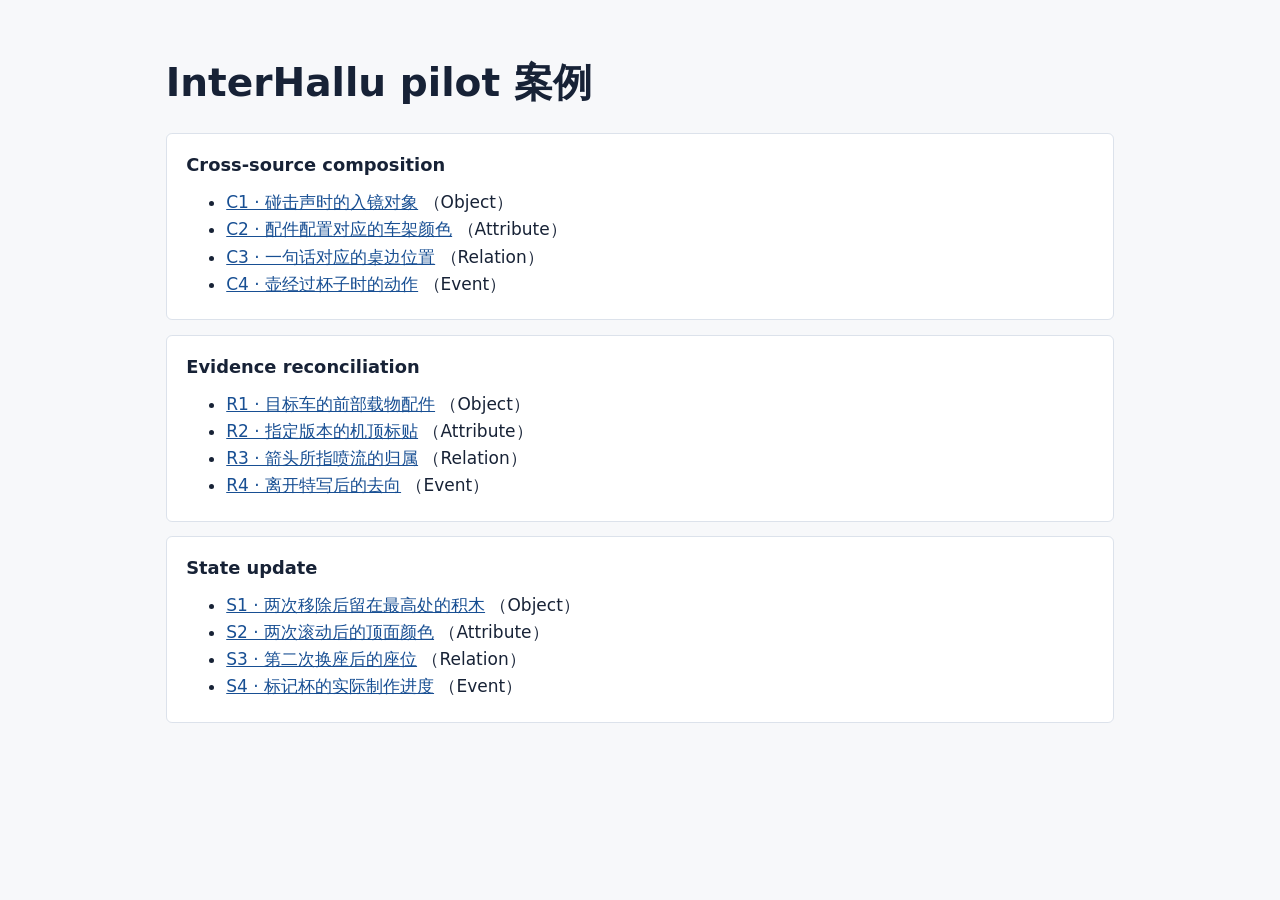
<file: index.html>
<!doctype html>
<html lang="zh-CN">
<head>
  <meta charset="utf-8">
  <meta name="viewport" content="width=device-width, initial-scale=1">
  <meta name="robots" content="noindex, nofollow">
  <title>InterHallu pilot 案例</title>
  <link rel="stylesheet" href="style.css">
</head>
<body><main><h1>InterHallu pilot 案例</h1><section><h2>Cross-source composition</h2><ul><li><a href="c1.html">C1 · 碰击声时的入镜对象</a> <span>（Object）</span></li><li><a href="c2.html">C2 · 配件配置对应的车架颜色</a> <span>（Attribute）</span></li><li><a href="c3.html">C3 · 一句话对应的桌边位置</a> <span>（Relation）</span></li><li><a href="c4.html">C4 · 壶经过杯子时的动作</a> <span>（Event）</span></li></ul></section><section><h2>Evidence reconciliation</h2><ul><li><a href="r1.html">R1 · 目标车的前部载物配件</a> <span>（Object）</span></li><li><a href="r2.html">R2 · 指定版本的机顶标贴</a> <span>（Attribute）</span></li><li><a href="r3.html">R3 · 箭头所指喷流的归属</a> <span>（Relation）</span></li><li><a href="r4.html">R4 · 离开特写后的去向</a> <span>（Event）</span></li></ul></section><section><h2>State update</h2><ul><li><a href="s1.html">S1 · 两次移除后留在最高处的积木</a> <span>（Object）</span></li><li><a href="s2.html">S2 · 两次滚动后的顶面颜色</a> <span>（Attribute）</span></li><li><a href="s3.html">S3 · 第二次换座后的座位</a> <span>（Relation）</span></li><li><a href="s4.html">S4 · 标记杯的实际制作进度</a> <span>（Event）</span></li></ul></section></main></body>
</html>
</file>
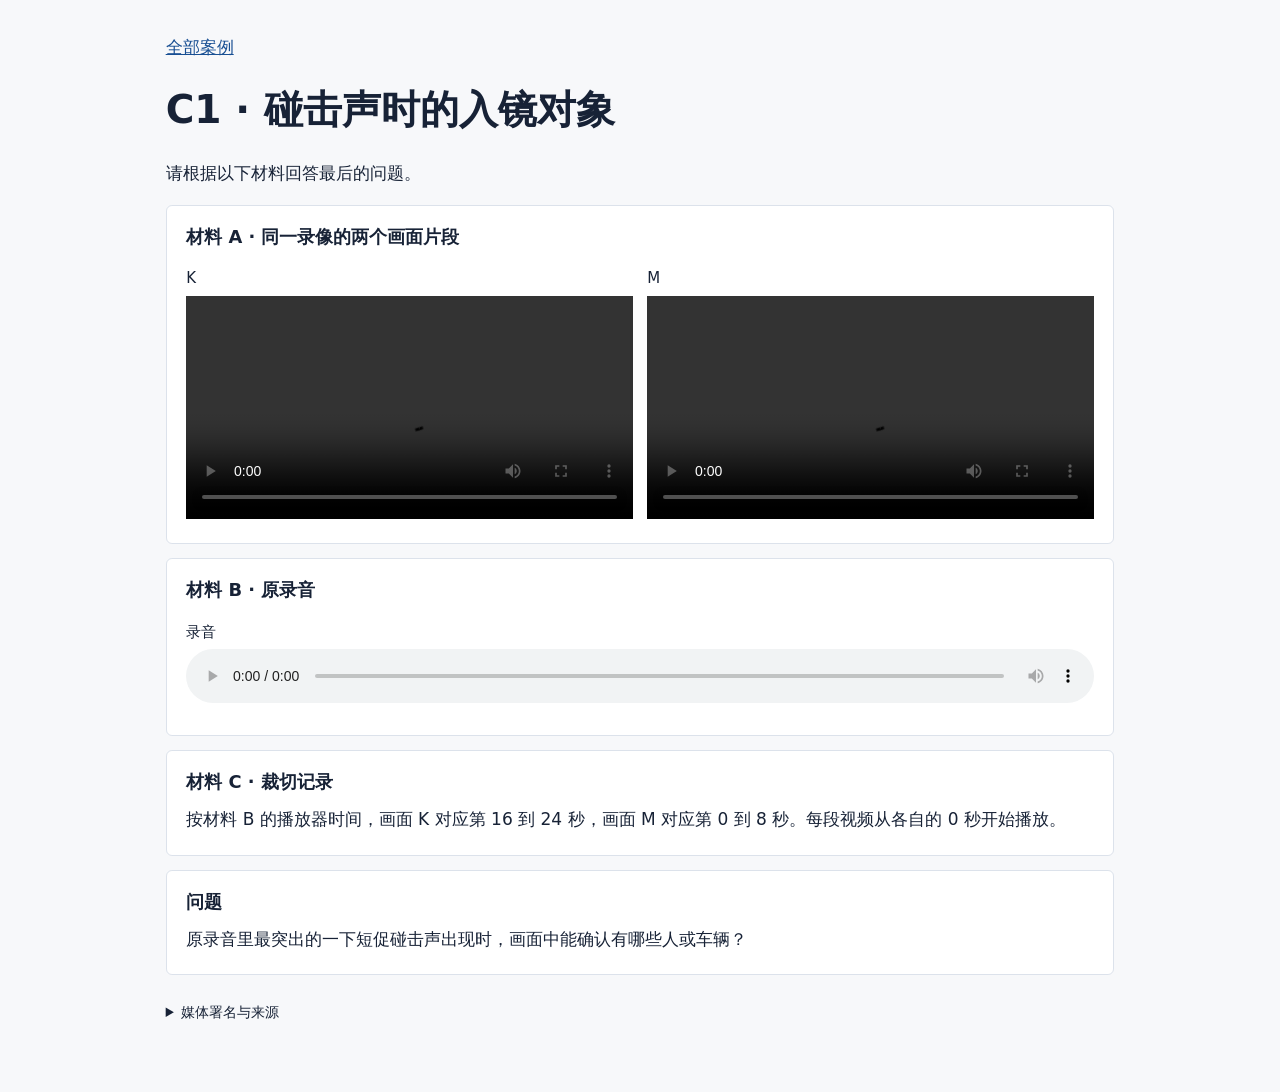
<file: c1.html>
<!doctype html>
<html lang="zh-CN">
<head>
  <meta charset="utf-8">
  <meta name="viewport" content="width=device-width, initial-scale=1">
  <meta name="robots" content="noindex, nofollow">
  <title>C1 · 碰击声时的入镜对象</title>
  <link rel="stylesheet" href="style.css">
</head>
<body><main><nav><a href="index.html">全部案例</a></nav>
<h1>C1 · 碰击声时的入镜对象</h1>
<p>请根据以下材料回答最后的问题。</p>
<section><h2>材料 A · 同一录像的两个画面片段</h2><div class="media"><figure><figcaption>K</figcaption><video src="media/c1-k.mp4" aria-label="K" controls playsinline preload="metadata"></video></figure><figure><figcaption>M</figcaption><video src="media/c1-m.mp4" aria-label="M" controls playsinline preload="metadata"></video></figure></div></section><section><h2>材料 B · 原录音</h2><div class="media"><figure><figcaption>录音</figcaption><audio src="media/c1-a.m4a" aria-label="录音" controls preload="metadata"></audio></figure></div></section><section><h2>材料 C · 裁切记录</h2><p>按材料 B 的播放器时间，画面 K 对应第 16 到 24 秒，画面 M 对应第 0 到 8 秒。每段视频从各自的 0 秒开始播放。</p></section>
<section><h2>问题</h2><p>原录音里最突出的一下短促碰击声出现时，画面中能确认有哪些人或车辆？</p></section>
<footer><details><summary>媒体署名与来源</summary><ul><li><a href="https://www.usgs.gov/media/videos/january-15-2025-episode-4-kilauea-summit-eruption-video">USGS Hawaiian Volcano Observatory · M. Patrick · 公版 · 裁切与分离音画</a></li></ul></details></footer></main></body>
</html>
</file>
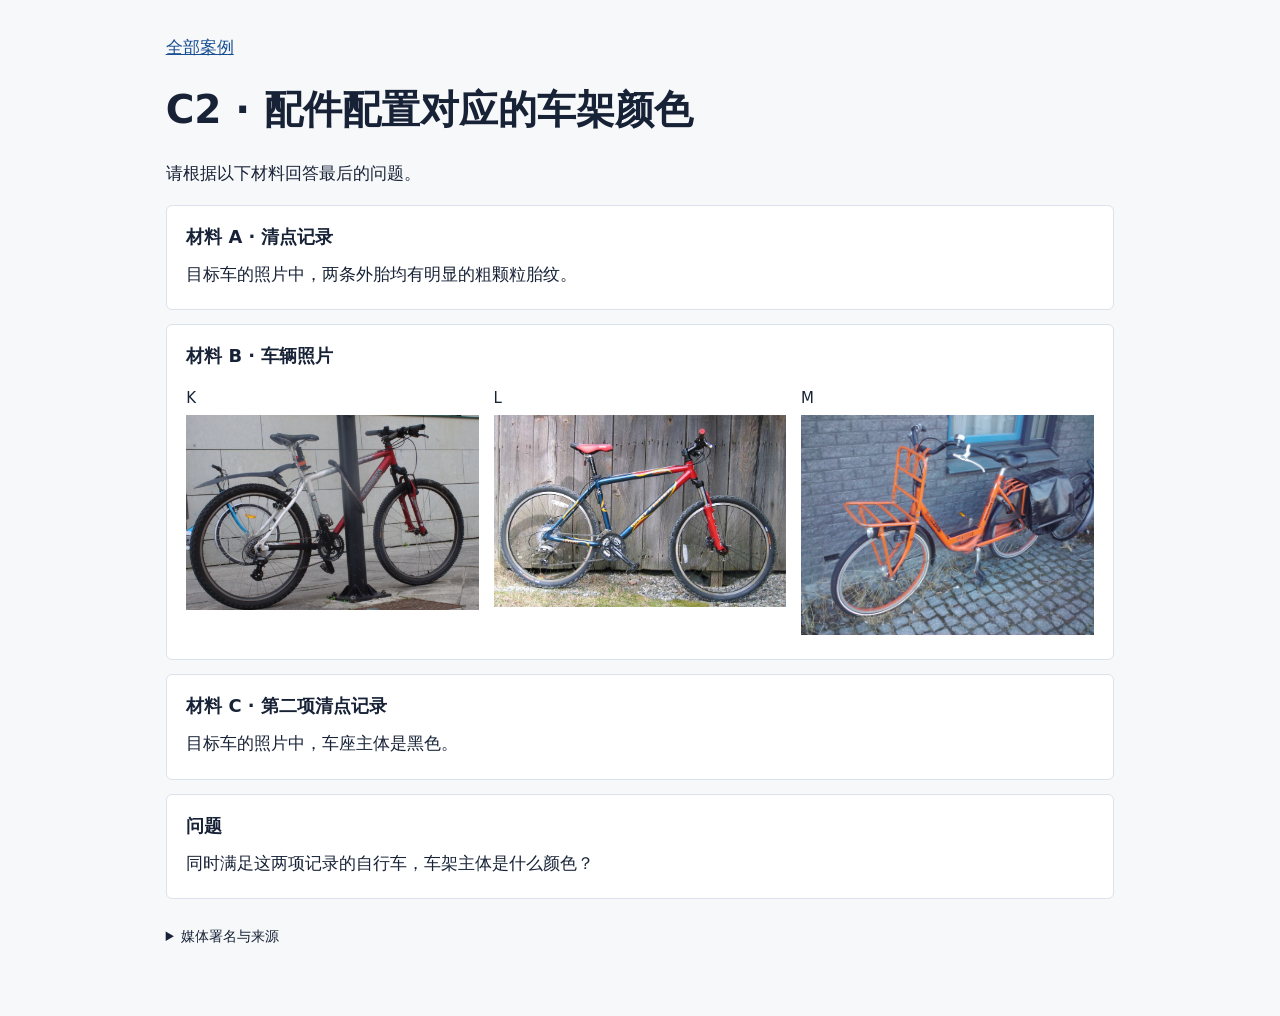
<file: c2.html>
<!doctype html>
<html lang="zh-CN">
<head>
  <meta charset="utf-8">
  <meta name="viewport" content="width=device-width, initial-scale=1">
  <meta name="robots" content="noindex, nofollow">
  <title>C2 · 配件配置对应的车架颜色</title>
  <link rel="stylesheet" href="style.css">
</head>
<body><main><nav><a href="index.html">全部案例</a></nav>
<h1>C2 · 配件配置对应的车架颜色</h1>
<p>请根据以下材料回答最后的问题。</p>
<section><h2>材料 A · 清点记录</h2><p>目标车的照片中，两条外胎均有明显的粗颗粒胎纹。</p></section><section><h2>材料 B · 车辆照片</h2><div class="media"><figure><figcaption>K</figcaption><a href="media/bike-4.jpg"><img src="media/bike-4.jpg" alt="K" loading="lazy"></a></figure><figure><figcaption>L</figcaption><a href="media/bike-5.jpg"><img src="media/bike-5.jpg" alt="L" loading="lazy"></a></figure><figure><figcaption>M</figcaption><a href="media/bike-1.jpg"><img src="media/bike-1.jpg" alt="M" loading="lazy"></a></figure></div></section><section><h2>材料 C · 第二项清点记录</h2><p>目标车的照片中，车座主体是黑色。</p></section>
<section><h2>问题</h2><p>同时满足这两项记录的自行车，车架主体是什么颜色？</p></section>
<footer><details><summary>媒体署名与来源</summary><ul><li><a href="https://commons.wikimedia.org/wiki/File:Bicicleta_roja.jpg">K · Javier Olivares Cubero · CC0 · 裁切</a></li><li><a href="https://commons.wikimedia.org/wiki/File:Mountain_bicycle.jpg">L · Jared C. Benedict · CC BY-SA 3.0</a></li><li><a href="https://commons.wikimedia.org/wiki/File:Large_front_rack_on_a_bicycle.jpg">M · AndrewDressel · CC BY-SA 3.0</a></li></ul></details></footer></main></body>
</html>
</file>
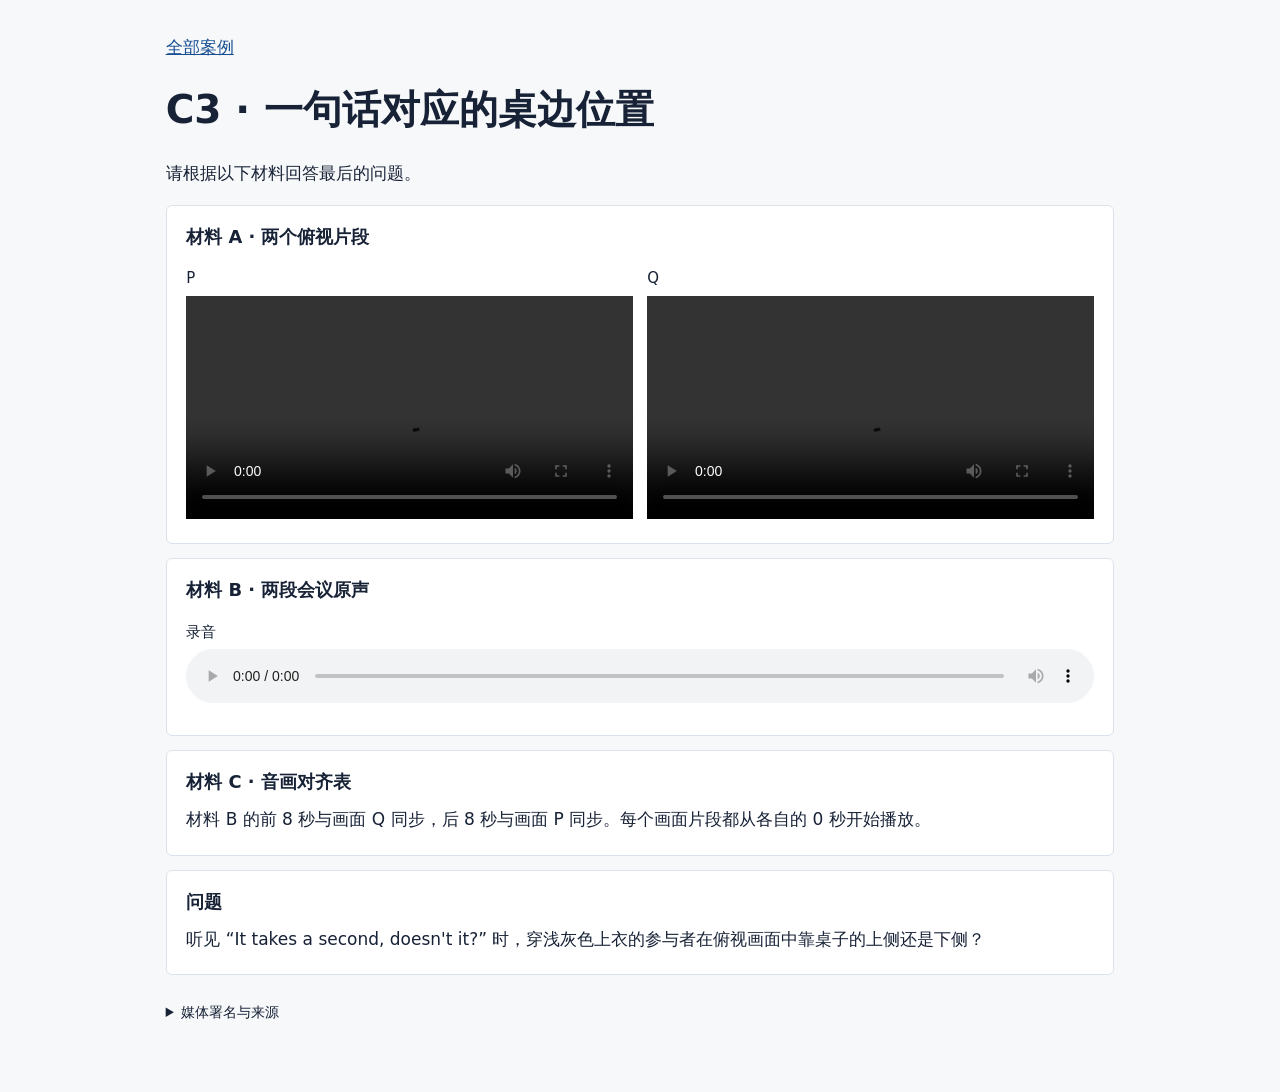
<file: c3.html>
<!doctype html>
<html lang="zh-CN">
<head>
  <meta charset="utf-8">
  <meta name="viewport" content="width=device-width, initial-scale=1">
  <meta name="robots" content="noindex, nofollow">
  <title>C3 · 一句话对应的桌边位置</title>
  <link rel="stylesheet" href="style.css">
</head>
<body><main><nav><a href="index.html">全部案例</a></nav>
<h1>C3 · 一句话对应的桌边位置</h1>
<p>请根据以下材料回答最后的问题。</p>
<section><h2>材料 A · 两个俯视片段</h2><div class="media"><figure><figcaption>P</figcaption><video src="media/c3-p.mp4" aria-label="P" controls playsinline preload="metadata"></video></figure><figure><figcaption>Q</figcaption><video src="media/c3-q.mp4" aria-label="Q" controls playsinline preload="metadata"></video></figure></div></section><section><h2>材料 B · 两段会议原声</h2><div class="media"><figure><figcaption>录音</figcaption><audio src="media/c3-a.m4a" aria-label="录音" controls preload="metadata"></audio></figure></div></section><section><h2>材料 C · 音画对齐表</h2><p>材料 B 的前 8 秒与画面 Q 同步，后 8 秒与画面 P 同步。每个画面片段都从各自的 0 秒开始播放。</p></section>
<section><h2>问题</h2><p>听见 “It takes a second, doesn&#x27;t it?” 时，穿浅灰色上衣的参与者在俯视画面中靠桌子的上侧还是下侧？</p></section>
<footer><details><summary>媒体署名与来源</summary><ul><li><a href="https://groups.inf.ed.ac.uk/ami/">AMI Meeting Corpus · ES2002c · CC BY 4.0 · 裁切、排序和加编号</a></li></ul></details></footer></main></body>
</html>
</file>
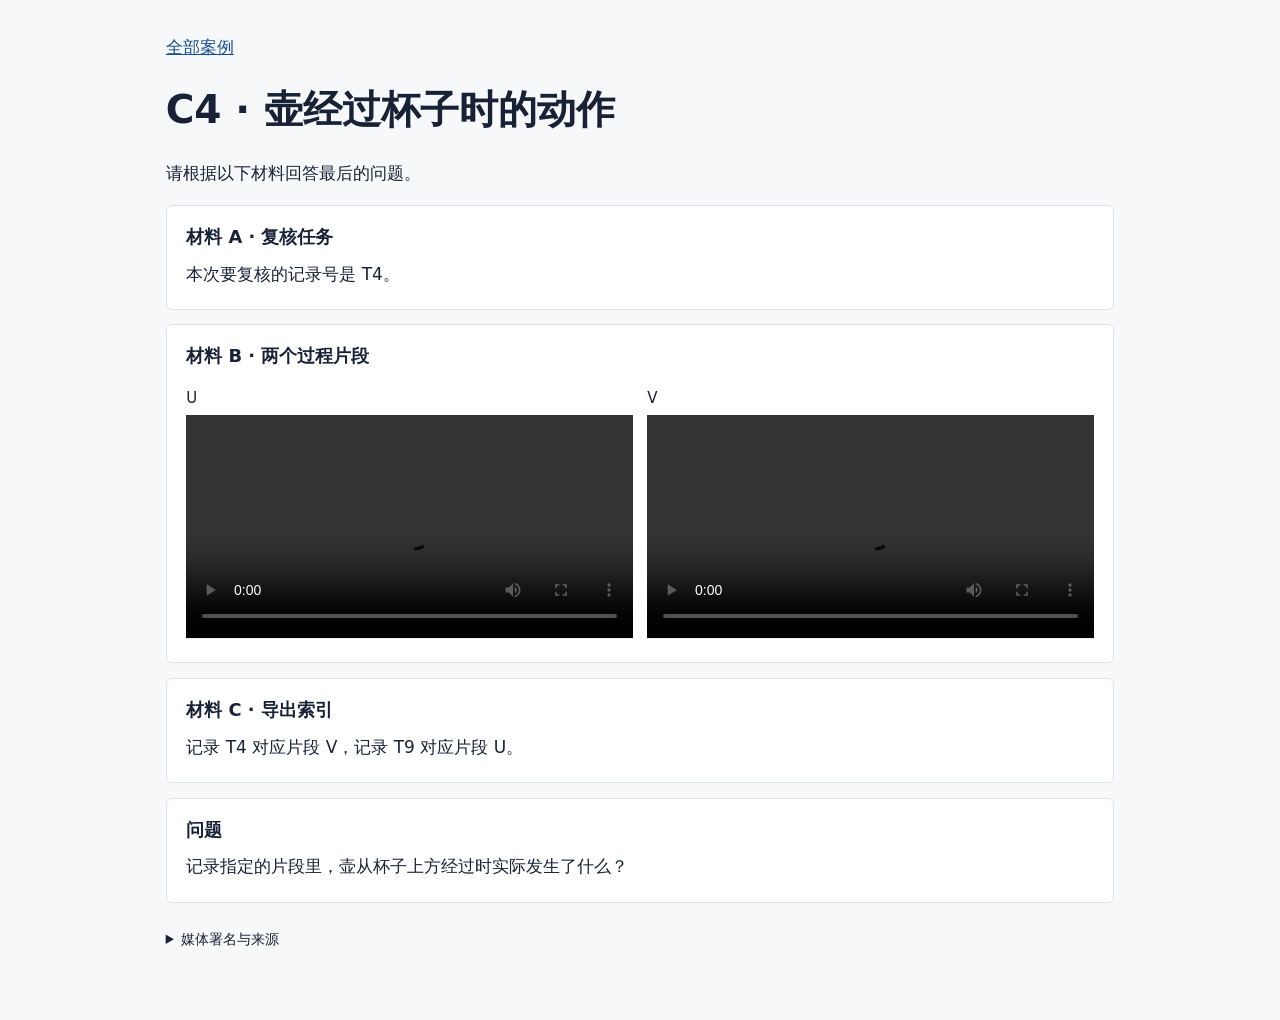
<file: c4.html>
<!doctype html>
<html lang="zh-CN">
<head>
  <meta charset="utf-8">
  <meta name="viewport" content="width=device-width, initial-scale=1">
  <meta name="robots" content="noindex, nofollow">
  <title>C4 · 壶经过杯子时的动作</title>
  <link rel="stylesheet" href="style.css">
</head>
<body><main><nav><a href="index.html">全部案例</a></nav>
<h1>C4 · 壶经过杯子时的动作</h1>
<p>请根据以下材料回答最后的问题。</p>
<section><h2>材料 A · 复核任务</h2><p>本次要复核的记录号是 T4。</p></section><section><h2>材料 B · 两个过程片段</h2><div class="media"><figure><figcaption>U</figcaption><video src="media/c4-u.mp4" aria-label="U" controls playsinline preload="metadata"></video></figure><figure><figcaption>V</figcaption><video src="media/c4-v.mp4" aria-label="V" controls playsinline preload="metadata"></video></figure></div></section><section><h2>材料 C · 导出索引</h2><p>记录 T4 对应片段 V，记录 T9 对应片段 U。</p></section>
<section><h2>问题</h2><p>记录指定的片段里，壶从杯子上方经过时实际发生了什么？</p></section>
<footer><details><summary>媒体署名与来源</summary><ul><li><a href="https://huggingface.co/datasets/nyu-visionx/vstat/blob/main/videos/synthetic/make_coffee/0002_pt1.mp4">VSTAT Authors · 合成视频 · CC BY 4.0 · 裁切与编号</a></li></ul></details></footer></main></body>
</html>
</file>
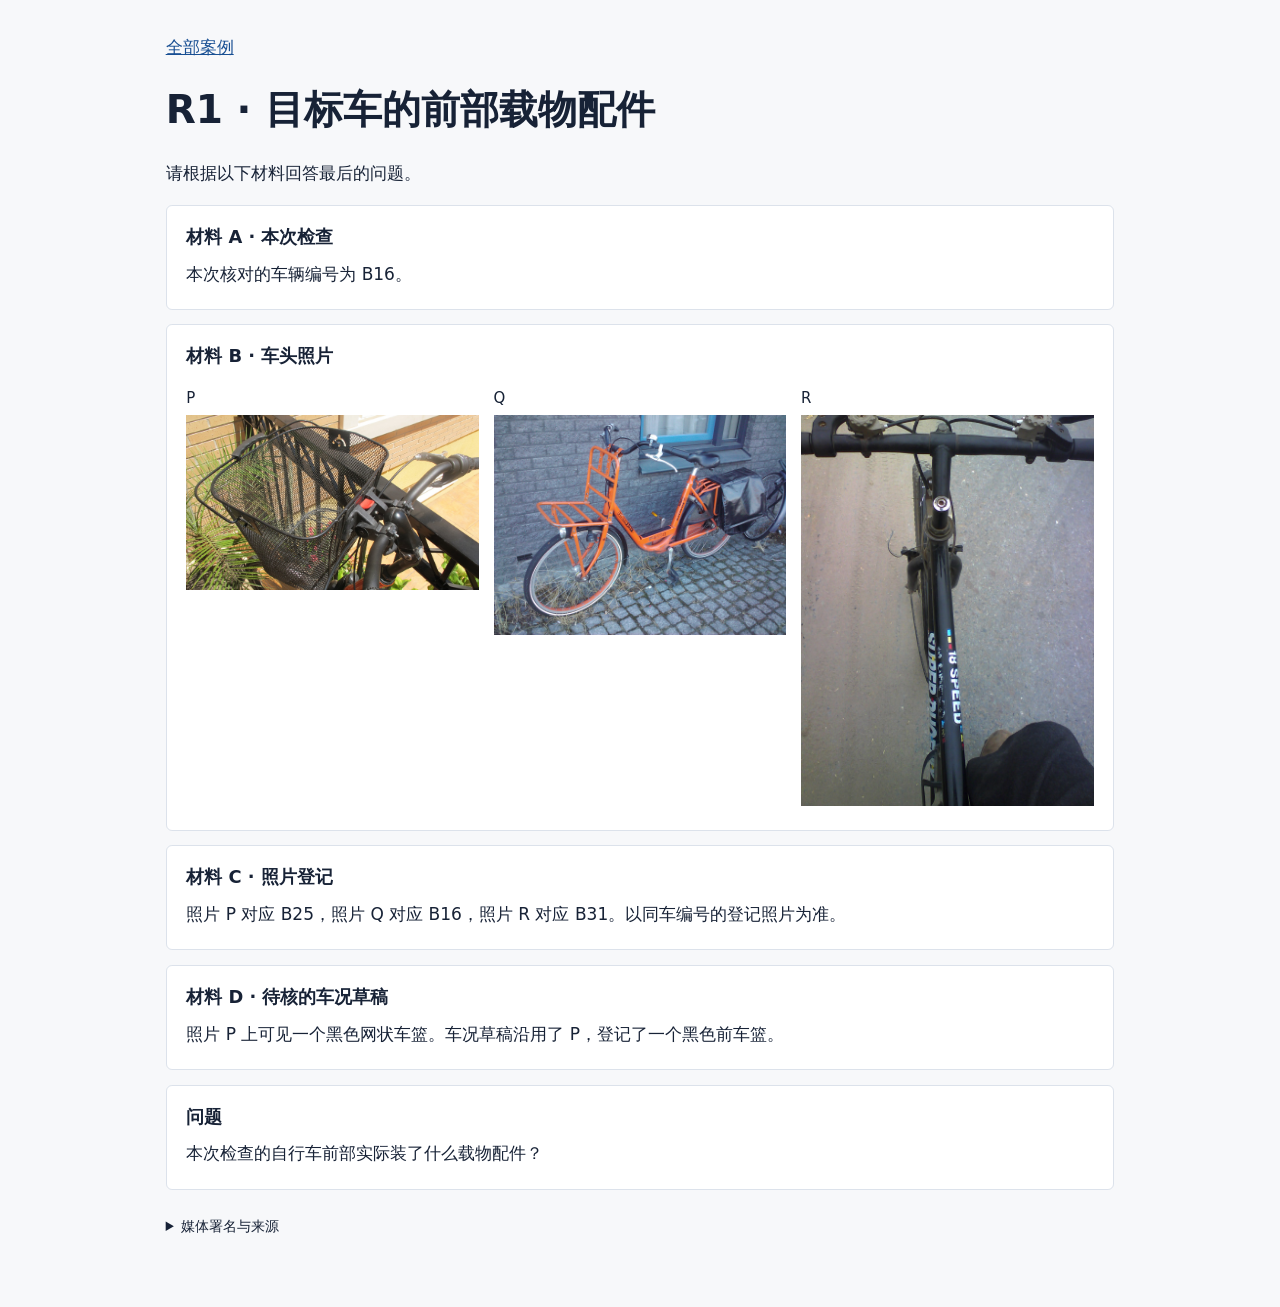
<file: r1.html>
<!doctype html>
<html lang="zh-CN">
<head>
  <meta charset="utf-8">
  <meta name="viewport" content="width=device-width, initial-scale=1">
  <meta name="robots" content="noindex, nofollow">
  <title>R1 · 目标车的前部载物配件</title>
  <link rel="stylesheet" href="style.css">
</head>
<body><main><nav><a href="index.html">全部案例</a></nav>
<h1>R1 · 目标车的前部载物配件</h1>
<p>请根据以下材料回答最后的问题。</p>
<section><h2>材料 A · 本次检查</h2><p>本次核对的车辆编号为 B16。</p></section><section><h2>材料 B · 车头照片</h2><div class="media"><figure><figcaption>P</figcaption><a href="media/bike-2.jpg"><img src="media/bike-2.jpg" alt="P" loading="lazy"></a></figure><figure><figcaption>Q</figcaption><a href="media/bike-1.jpg"><img src="media/bike-1.jpg" alt="Q" loading="lazy"></a></figure><figure><figcaption>R</figcaption><a href="media/bike-6.jpg"><img src="media/bike-6.jpg" alt="R" loading="lazy"></a></figure></div></section><section><h2>材料 C · 照片登记</h2><p>照片 P 对应 B25，照片 Q 对应 B16，照片 R 对应 B31。以同车编号的登记照片为准。</p></section><section><h2>材料 D · 待核的车况草稿</h2><p>照片 P 上可见一个黑色网状车篮。车况草稿沿用了 P，登记了一个黑色前车篮。</p></section>
<section><h2>问题</h2><p>本次检查的自行车前部实际装了什么载物配件？</p></section>
<footer><details><summary>媒体署名与来源</summary><ul><li><a href="https://commons.wikimedia.org/wiki/File:Bicyclebasket.JPG">P · Diamondland · CC BY-SA 3.0</a></li><li><a href="https://commons.wikimedia.org/wiki/File:Large_front_rack_on_a_bicycle.jpg">Q · AndrewDressel · CC BY-SA 3.0</a></li><li><a href="https://commons.wikimedia.org/wiki/File:Front_Side_of_Bicyle.jpg">R · Sabeel · CC0</a></li></ul></details></footer></main></body>
</html>
</file>
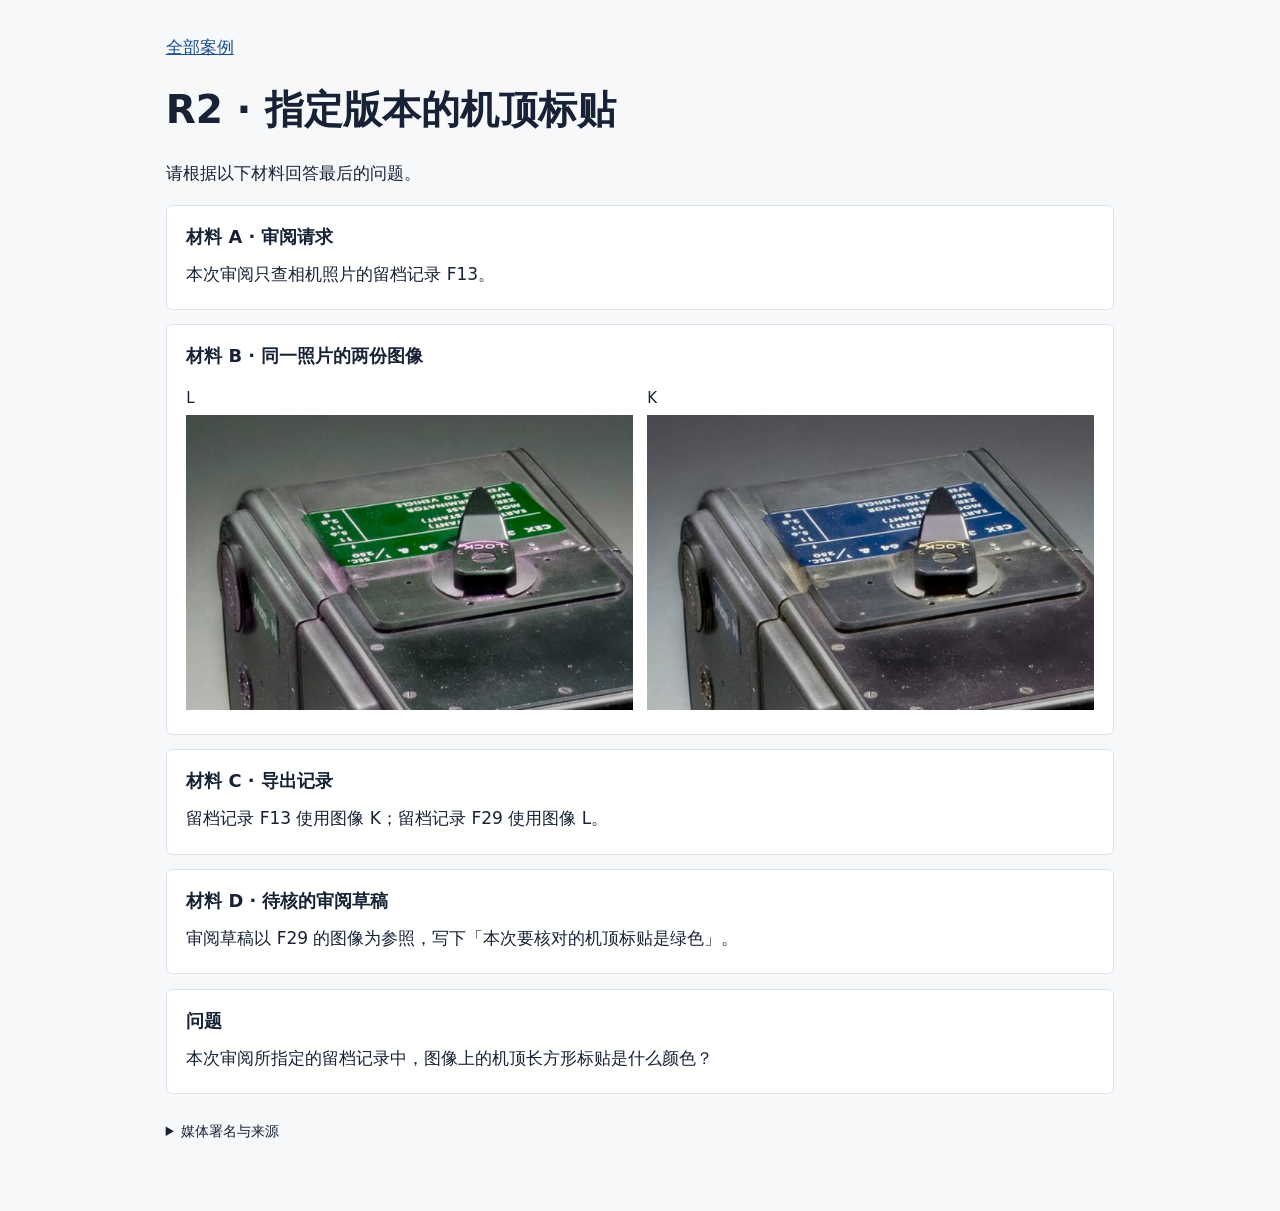
<file: r2.html>
<!doctype html>
<html lang="zh-CN">
<head>
  <meta charset="utf-8">
  <meta name="viewport" content="width=device-width, initial-scale=1">
  <meta name="robots" content="noindex, nofollow">
  <title>R2 · 指定版本的机顶标贴</title>
  <link rel="stylesheet" href="style.css">
</head>
<body><main><nav><a href="index.html">全部案例</a></nav>
<h1>R2 · 指定版本的机顶标贴</h1>
<p>请根据以下材料回答最后的问题。</p>
<section><h2>材料 A · 审阅请求</h2><p>本次审阅只查相机照片的留档记录 F13。</p></section><section><h2>材料 B · 同一照片的两份图像</h2><div class="media"><figure><figcaption>L</figcaption><a href="media/r2-m.jpg"><img src="media/r2-m.jpg" alt="L" loading="lazy"></a></figure><figure><figcaption>K</figcaption><a href="media/r2-k.jpg"><img src="media/r2-k.jpg" alt="K" loading="lazy"></a></figure></div></section><section><h2>材料 C · 导出记录</h2><p>留档记录 F13 使用图像 K；留档记录 F29 使用图像 L。</p></section><section><h2>材料 D · 待核的审阅草稿</h2><p>审阅草稿以 F29 的图像为参照，写下「本次要核对的机顶标贴是绿色」。</p></section>
<section><h2>问题</h2><p>本次审阅所指定的留档记录中，图像上的机顶长方形标贴是什么颜色？</p></section>
<footer><details><summary>媒体署名与来源</summary><ul><li><a href="https://commons.wikimedia.org/wiki/File:Camera,_Hasselblad,_70mm,_Apollo_11_-_DPLA_-_aa5b3da63fb94e1efdc1b2f8f08a3f78_(page_12).jpg">Eric Long · Smithsonian NASM 2009-4813 · Commons 标 CC0 · 裁切及一份实验改色</a></li></ul></details></footer></main></body>
</html>
</file>
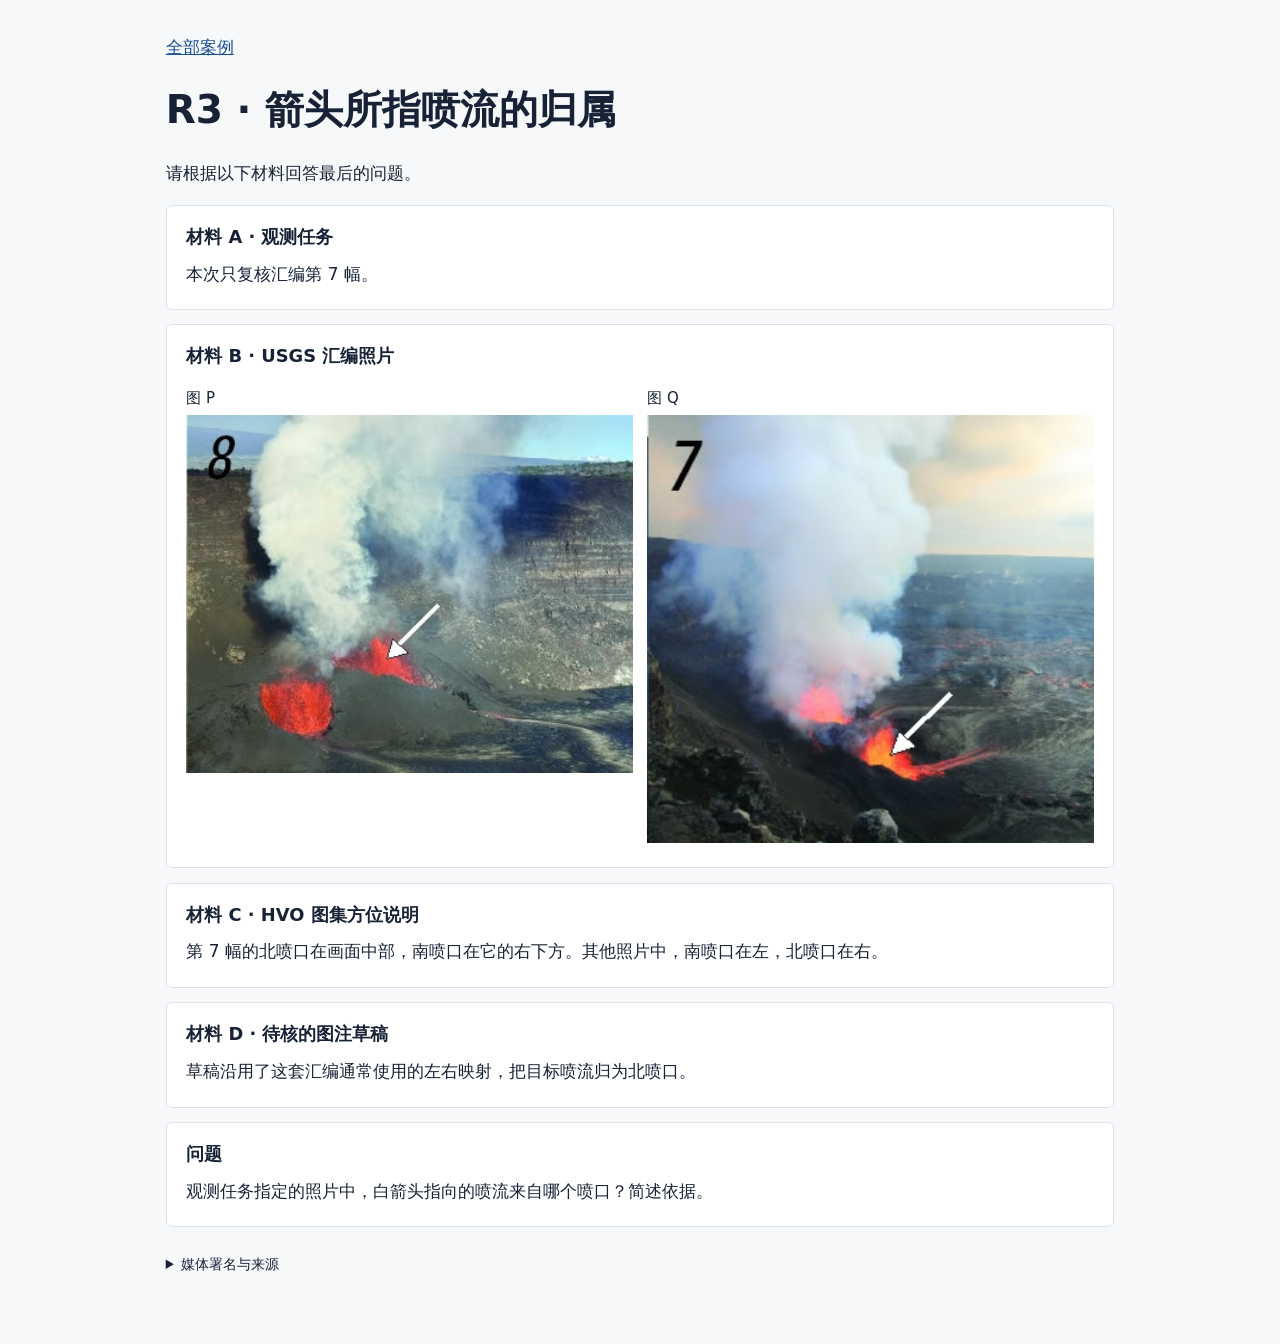
<file: r3.html>
<!doctype html>
<html lang="zh-CN">
<head>
  <meta charset="utf-8">
  <meta name="viewport" content="width=device-width, initial-scale=1">
  <meta name="robots" content="noindex, nofollow">
  <title>R3 · 箭头所指喷流的归属</title>
  <link rel="stylesheet" href="style.css">
</head>
<body><main><nav><a href="index.html">全部案例</a></nav>
<h1>R3 · 箭头所指喷流的归属</h1>
<p>请根据以下材料回答最后的问题。</p>
<section><h2>材料 A · 观测任务</h2><p>本次只复核汇编第 7 幅。</p></section><section><h2>材料 B · USGS 汇编照片</h2><div class="media"><figure><figcaption>图 P</figcaption><a href="media/r3-p.jpg"><img src="media/r3-p.jpg" alt="图 P" loading="lazy"></a></figure><figure><figcaption>图 Q</figcaption><a href="media/r3-q.jpg"><img src="media/r3-q.jpg" alt="图 Q" loading="lazy"></a></figure></div></section><section><h2>材料 C · HVO 图集方位说明</h2><p>第 7 幅的北喷口在画面中部，南喷口在它的右下方。其他照片中，南喷口在左，北喷口在右。</p></section><section><h2>材料 D · 待核的图注草稿</h2><p>草稿沿用了这套汇编通常使用的左右映射，把目标喷流归为北喷口。</p></section>
<section><h2>问题</h2><p>观测任务指定的照片中，白箭头指向的喷流来自哪个喷口？简述依据。</p></section>
<footer><details><summary>媒体署名与来源</summary><ul><li><a href="https://www.usgs.gov/media/images/june-11-2025-photo-compilation-episodes-1-25-ongoing-eruption-summit-kilauea">USGS Hawaiian Volcano Observatory · 公版 · 从原汇编裁出第 7、8 幅，叠加白色箭头</a></li></ul></details></footer></main></body>
</html>
</file>
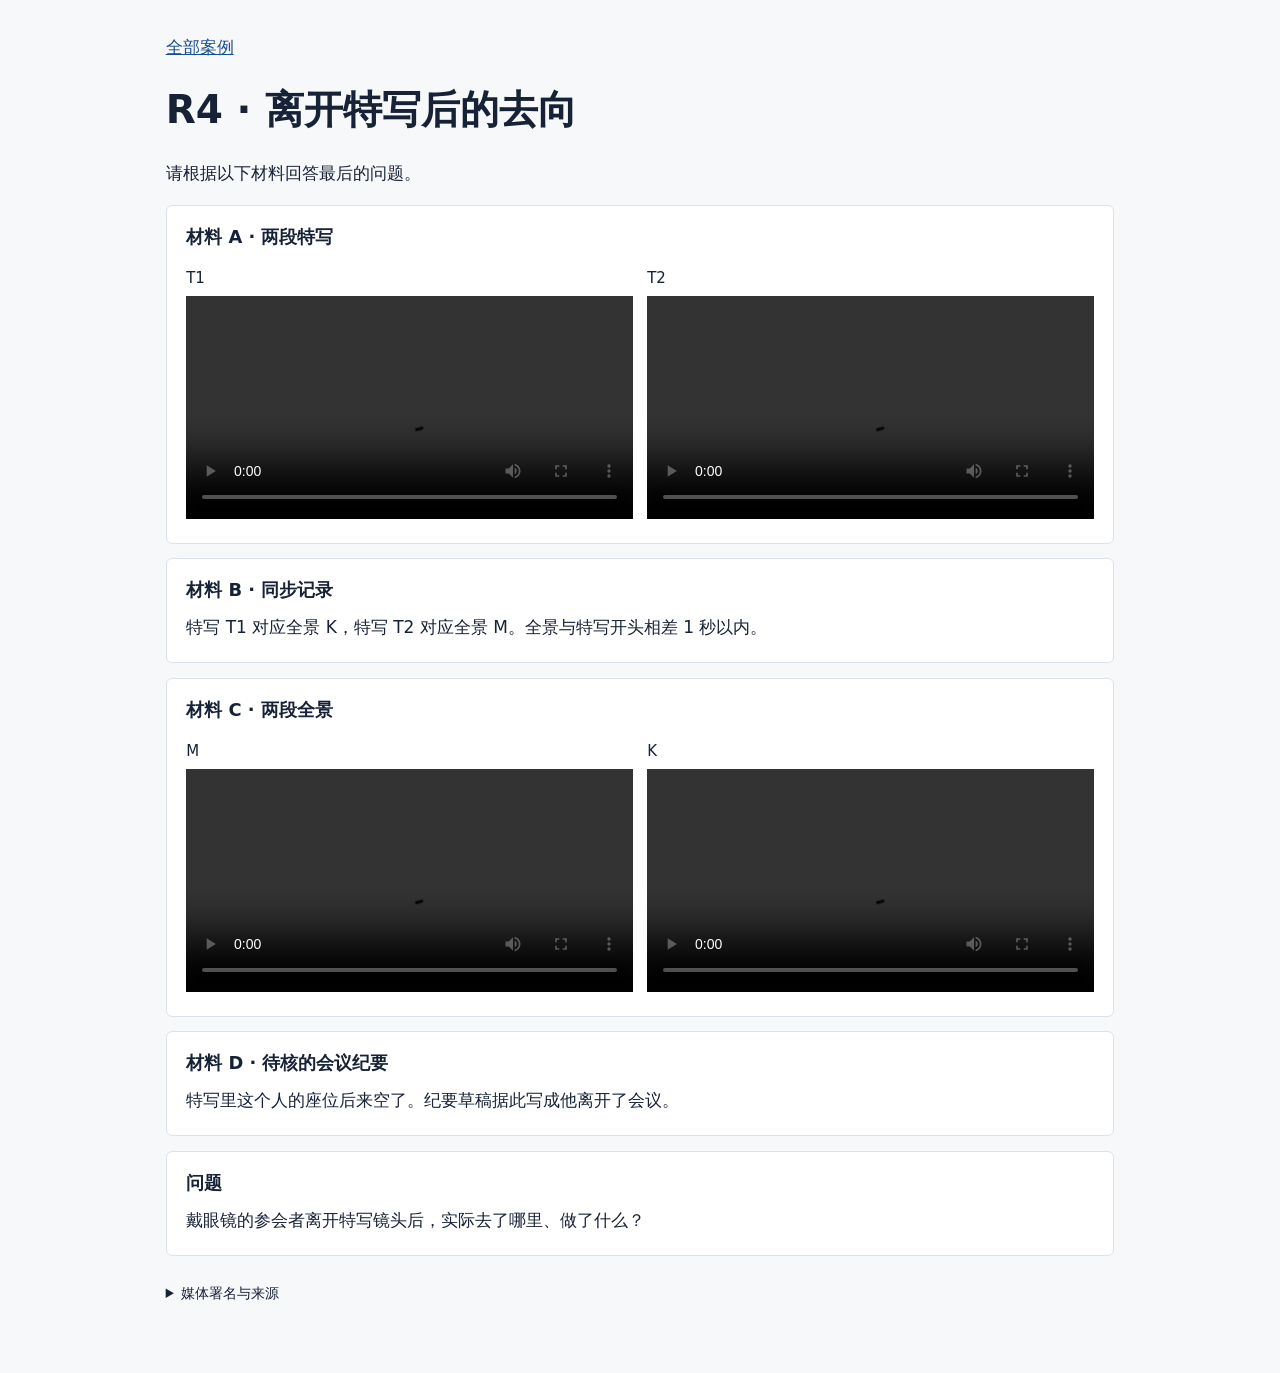
<file: r4.html>
<!doctype html>
<html lang="zh-CN">
<head>
  <meta charset="utf-8">
  <meta name="viewport" content="width=device-width, initial-scale=1">
  <meta name="robots" content="noindex, nofollow">
  <title>R4 · 离开特写后的去向</title>
  <link rel="stylesheet" href="style.css">
</head>
<body><main><nav><a href="index.html">全部案例</a></nav>
<h1>R4 · 离开特写后的去向</h1>
<p>请根据以下材料回答最后的问题。</p>
<section><h2>材料 A · 两段特写</h2><div class="media"><figure><figcaption>T1</figcaption><video src="media/r4-b.mp4" aria-label="T1" controls playsinline preload="metadata"></video></figure><figure><figcaption>T2</figcaption><video src="media/r4-a.mp4" aria-label="T2" controls playsinline preload="metadata"></video></figure></div></section><section><h2>材料 B · 同步记录</h2><p>特写 T1 对应全景 K，特写 T2 对应全景 M。全景与特写开头相差 1 秒以内。</p></section><section><h2>材料 C · 两段全景</h2><div class="media"><figure><figcaption>M</figcaption><video src="media/r4-m.mp4" aria-label="M" controls playsinline preload="metadata"></video></figure><figure><figcaption>K</figcaption><video src="media/r4-k.mp4" aria-label="K" controls playsinline preload="metadata"></video></figure></div></section><section><h2>材料 D · 待核的会议纪要</h2><p>特写里这个人的座位后来空了。纪要草稿据此写成他离开了会议。</p></section>
<section><h2>问题</h2><p>戴眼镜的参会者离开特写镜头后，实际去了哪里、做了什么？</p></section>
<footer><details><summary>媒体署名与来源</summary><ul><li><a href="https://groups.inf.ed.ac.uk/ami/">AMI Meeting Corpus · ES2002b · CC BY 4.0 · 裁切，全景作灰度及轻度模糊处理</a></li></ul></details></footer></main></body>
</html>
</file>
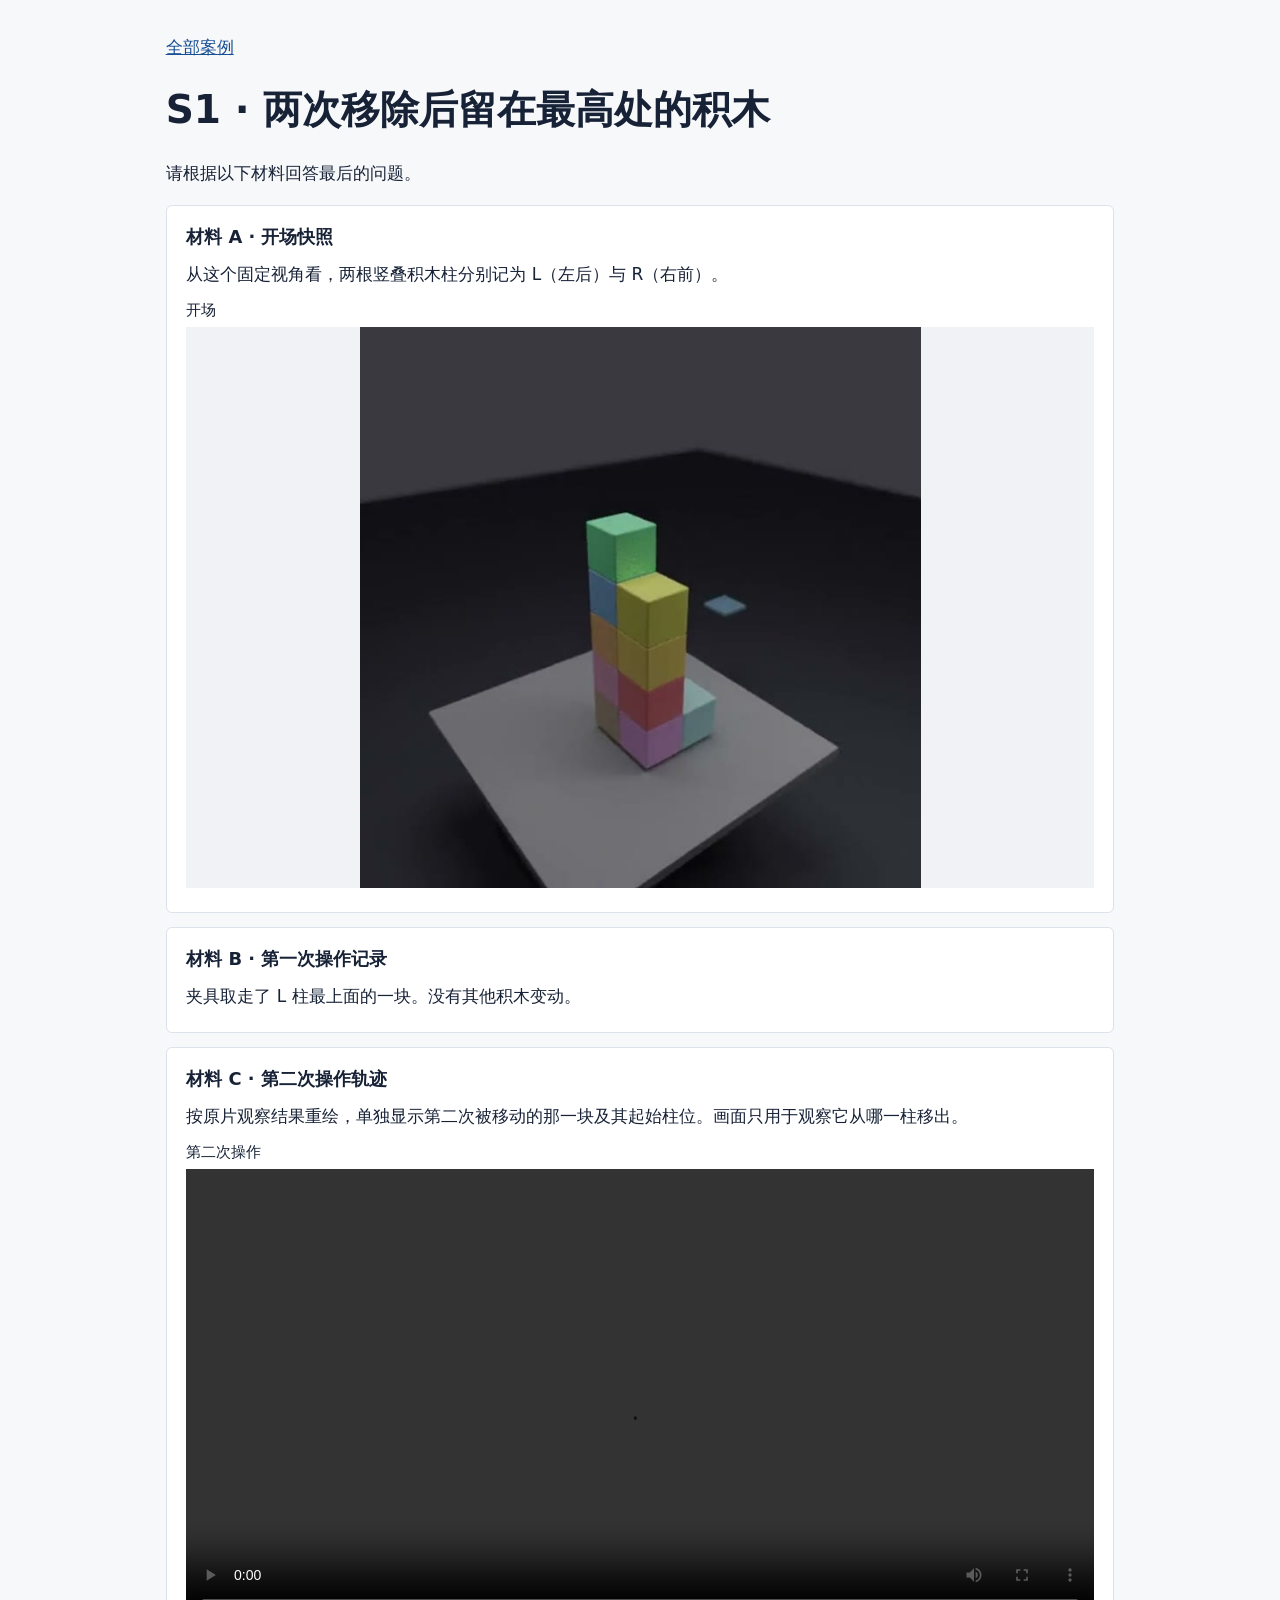
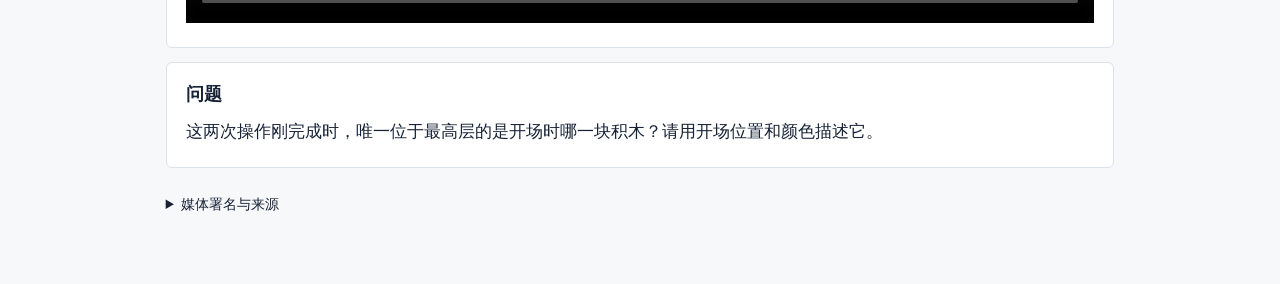
<file: s1.html>
<!doctype html>
<html lang="zh-CN">
<head>
  <meta charset="utf-8">
  <meta name="viewport" content="width=device-width, initial-scale=1">
  <meta name="robots" content="noindex, nofollow">
  <title>S1 · 两次移除后留在最高处的积木</title>
  <link rel="stylesheet" href="style.css">
</head>
<body><main><nav><a href="index.html">全部案例</a></nav>
<h1>S1 · 两次移除后留在最高处的积木</h1>
<p>请根据以下材料回答最后的问题。</p>
<section><h2>材料 A · 开场快照</h2><p>从这个固定视角看，两根竖叠积木柱分别记为 L（左后）与 R（右前）。</p><div class="media"><figure><figcaption>开场</figcaption><a href="media/s1-a.jpg"><img src="media/s1-a.jpg" alt="开场" loading="lazy"></a></figure></div></section><section><h2>材料 B · 第一次操作记录</h2><p>夹具取走了 L 柱最上面的一块。没有其他积木变动。</p></section><section><h2>材料 C · 第二次操作轨迹</h2><p>按原片观察结果重绘，单独显示第二次被移动的那一块及其起始柱位。画面只用于观察它从哪一柱移出。</p><div class="media"><figure><figcaption>第二次操作</figcaption><video src="media/s1-track.mp4" aria-label="第二次操作" controls playsinline preload="metadata"></video></figure></div></section>
<section><h2>问题</h2><p>这两次操作刚完成时，唯一位于最高层的是开场时哪一块积木？请用开场位置和颜色描述它。</p></section>
<footer><details><summary>媒体署名与来源</summary><ul><li><a href="https://huggingface.co/datasets/nyu-visionx/vstat/blob/main/videos/synthetic/block_counting/0004_pt1.mp4">VSTAT Authors · block_counting/0004_pt1 · CC BY 4.0 · 开场帧及动作轨迹重绘</a></li></ul></details></footer></main></body>
</html>
</file>
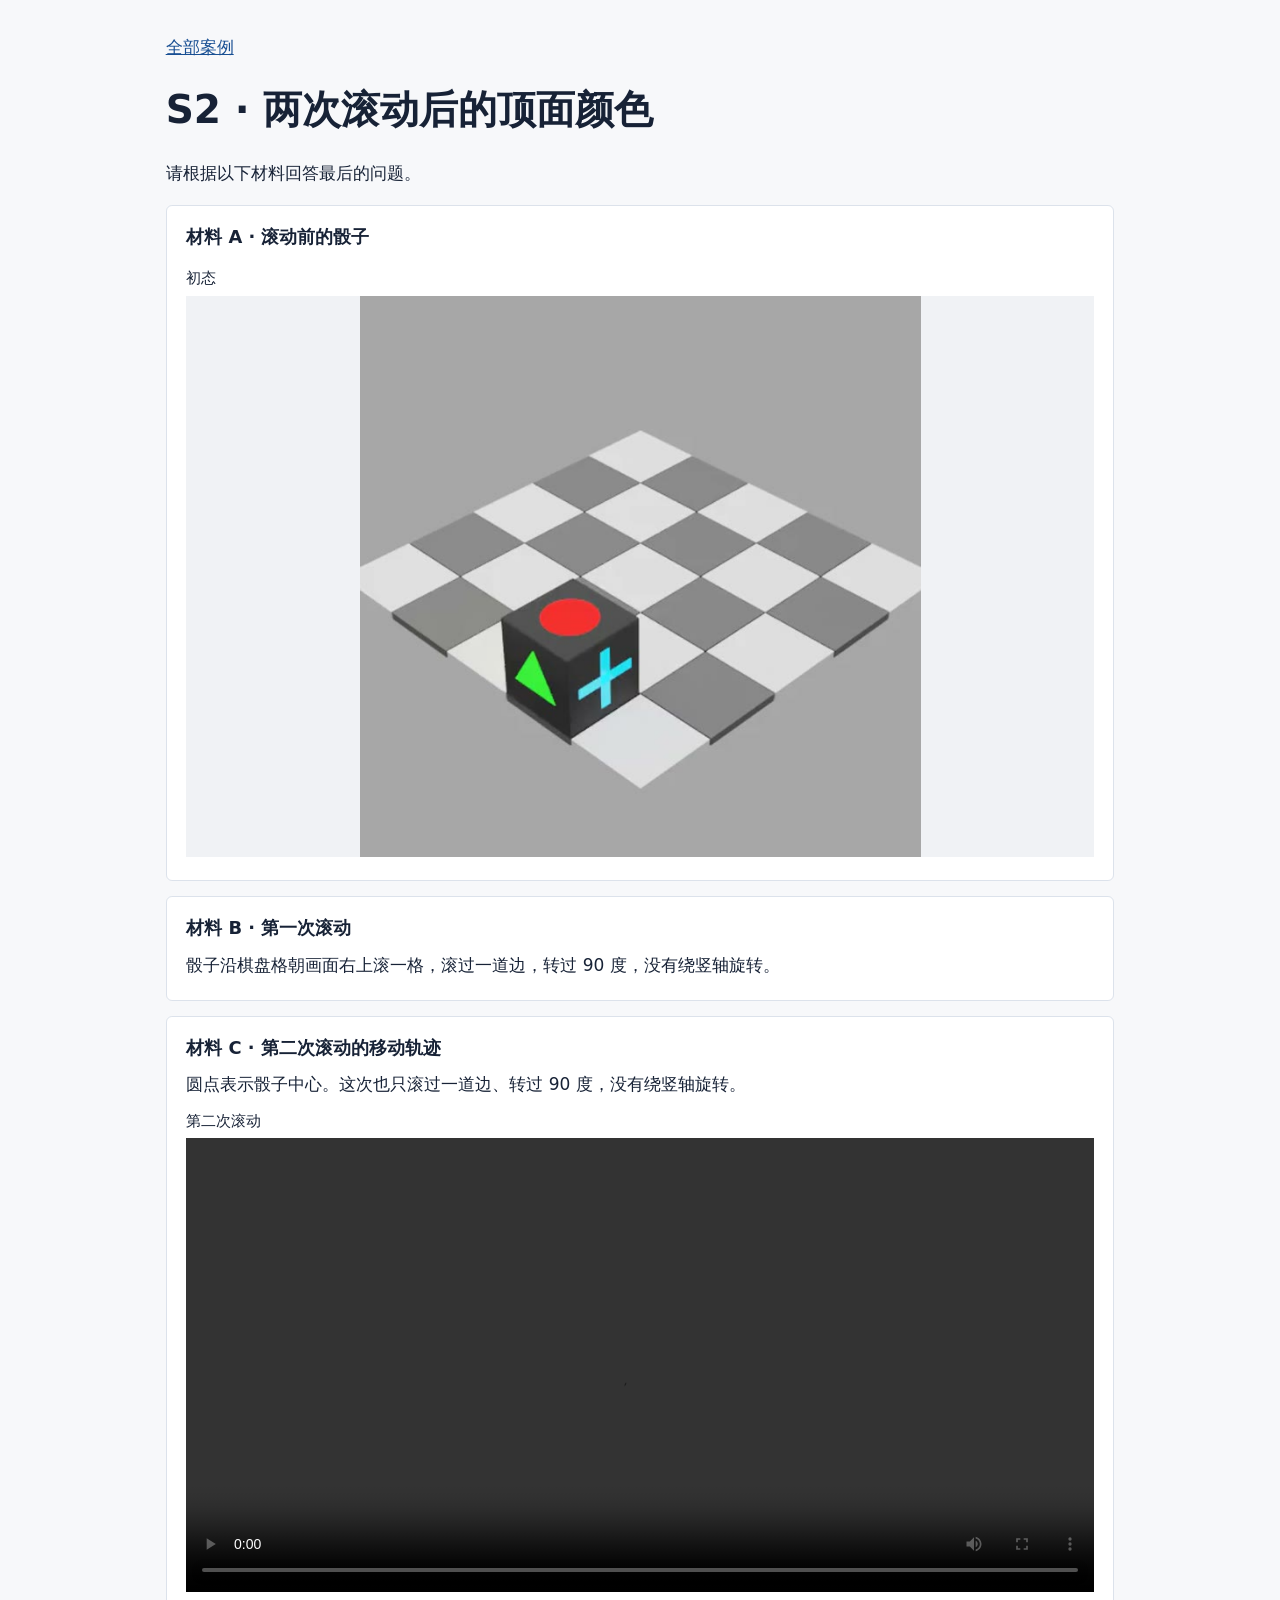
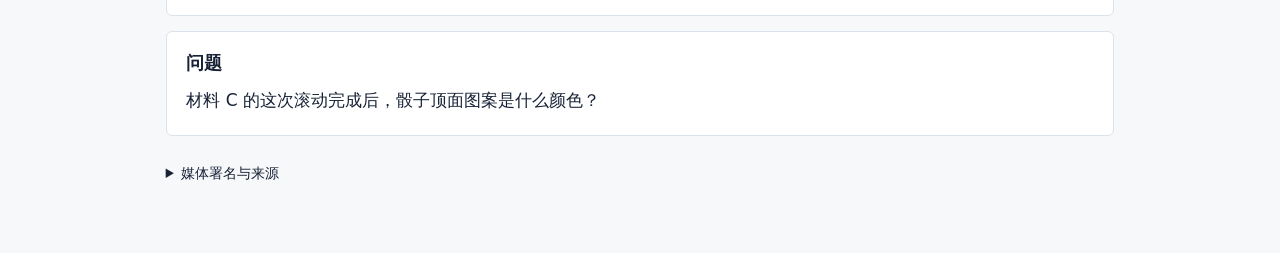
<file: s2.html>
<!doctype html>
<html lang="zh-CN">
<head>
  <meta charset="utf-8">
  <meta name="viewport" content="width=device-width, initial-scale=1">
  <meta name="robots" content="noindex, nofollow">
  <title>S2 · 两次滚动后的顶面颜色</title>
  <link rel="stylesheet" href="style.css">
</head>
<body><main><nav><a href="index.html">全部案例</a></nav>
<h1>S2 · 两次滚动后的顶面颜色</h1>
<p>请根据以下材料回答最后的问题。</p>
<section><h2>材料 A · 滚动前的骰子</h2><div class="media"><figure><figcaption>初态</figcaption><a href="media/s2-a.jpg"><img src="media/s2-a.jpg" alt="初态" loading="lazy"></a></figure></div></section><section><h2>材料 B · 第一次滚动</h2><p>骰子沿棋盘格朝画面右上滚一格，滚过一道边，转过 90 度，没有绕竖轴旋转。</p></section><section><h2>材料 C · 第二次滚动的移动轨迹</h2><p>圆点表示骰子中心。这次也只滚过一道边、转过 90 度，没有绕竖轴旋转。</p><div class="media"><figure><figcaption>第二次滚动</figcaption><video src="media/s2-track.mp4" aria-label="第二次滚动" controls playsinline preload="metadata"></video></figure></div></section>
<section><h2>问题</h2><p>材料 C 的这次滚动完成后，骰子顶面图案是什么颜色？</p></section>
<footer><details><summary>媒体署名与来源</summary><ul><li><a href="https://huggingface.co/datasets/nyu-visionx/vstat/blob/main/videos/synthetic/dice/0001_pt1.mp4">VSTAT Authors · dice/0001_pt1 · CC BY 4.0 · 初态帧及第二次位移轨迹重绘</a></li></ul></details></footer></main></body>
</html>
</file>
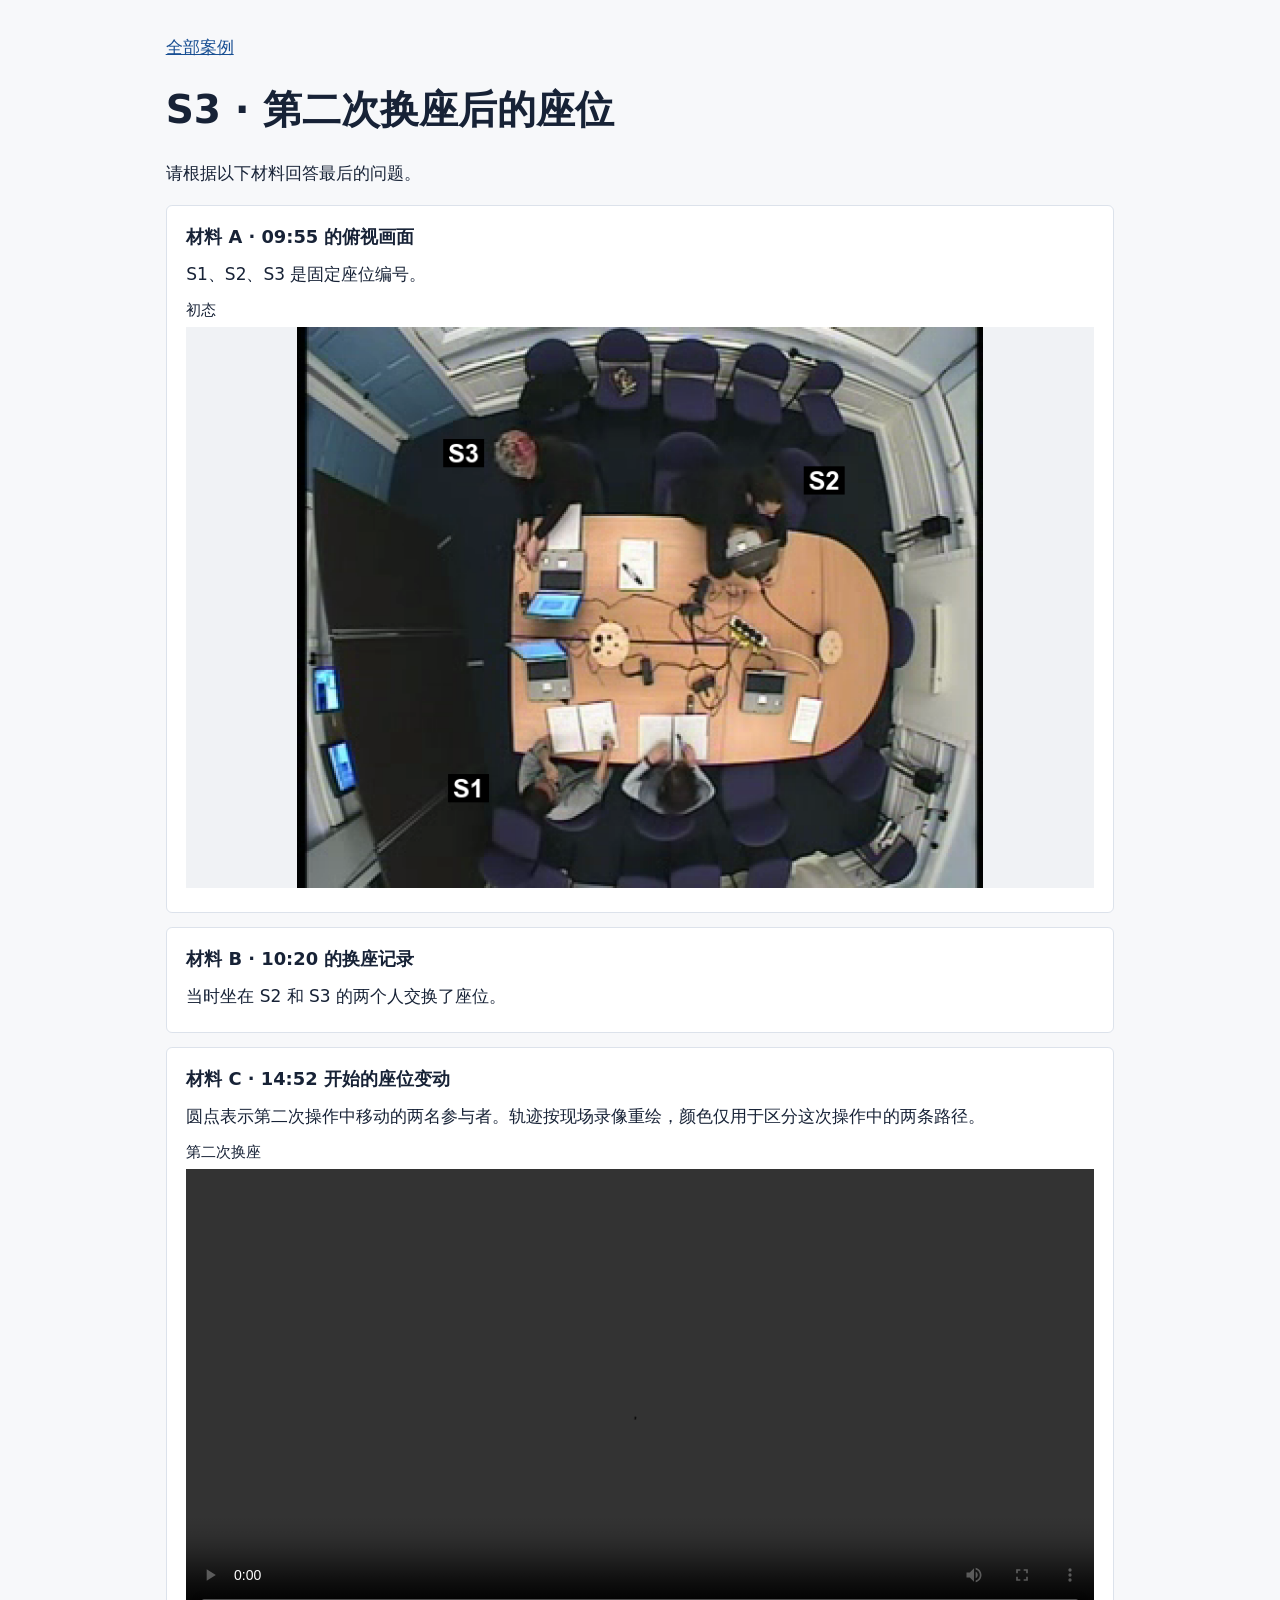
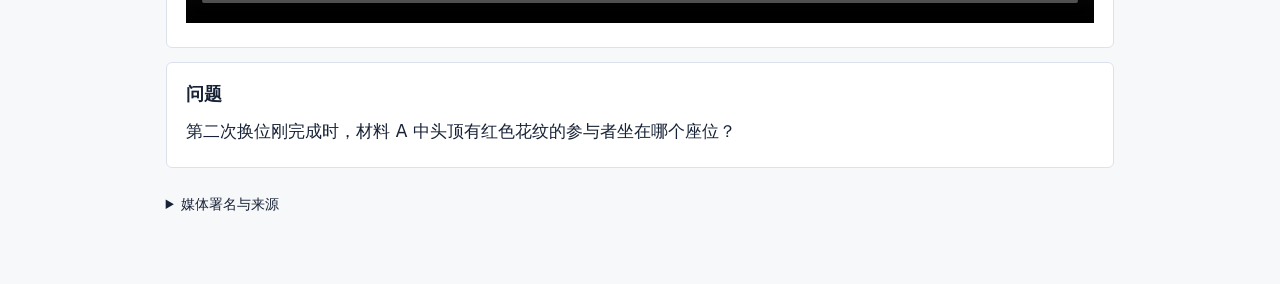
<file: s3.html>
<!doctype html>
<html lang="zh-CN">
<head>
  <meta charset="utf-8">
  <meta name="viewport" content="width=device-width, initial-scale=1">
  <meta name="robots" content="noindex, nofollow">
  <title>S3 · 第二次换座后的座位</title>
  <link rel="stylesheet" href="style.css">
</head>
<body><main><nav><a href="index.html">全部案例</a></nav>
<h1>S3 · 第二次换座后的座位</h1>
<p>请根据以下材料回答最后的问题。</p>
<section><h2>材料 A · 09:55 的俯视画面</h2><p>S1、S2、S3 是固定座位编号。</p><div class="media"><figure><figcaption>初态</figcaption><a href="media/s3-a.png"><img src="media/s3-a.png" alt="初态" loading="lazy"></a></figure></div></section><section><h2>材料 B · 10:20 的换座记录</h2><p>当时坐在 S2 和 S3 的两个人交换了座位。</p></section><section><h2>材料 C · 14:52 开始的座位变动</h2><p>圆点表示第二次操作中移动的两名参与者。轨迹按现场录像重绘，颜色仅用于区分这次操作中的两条路径。</p><div class="media"><figure><figcaption>第二次换座</figcaption><video src="media/s3-track.mp4" aria-label="第二次换座" controls playsinline preload="metadata"></video></figure></div></section>
<section><h2>问题</h2><p>第二次换位刚完成时，材料 A 中头顶有红色花纹的参与者坐在哪个座位？</p></section>
<footer><details><summary>媒体署名与来源</summary><ul><li><a href="https://groups.inf.ed.ac.uk/ami/">AMI Meeting Corpus · ES2002c · CC BY 4.0 · 初态加编号及换位轨迹重绘</a></li></ul></details></footer></main></body>
</html>
</file>
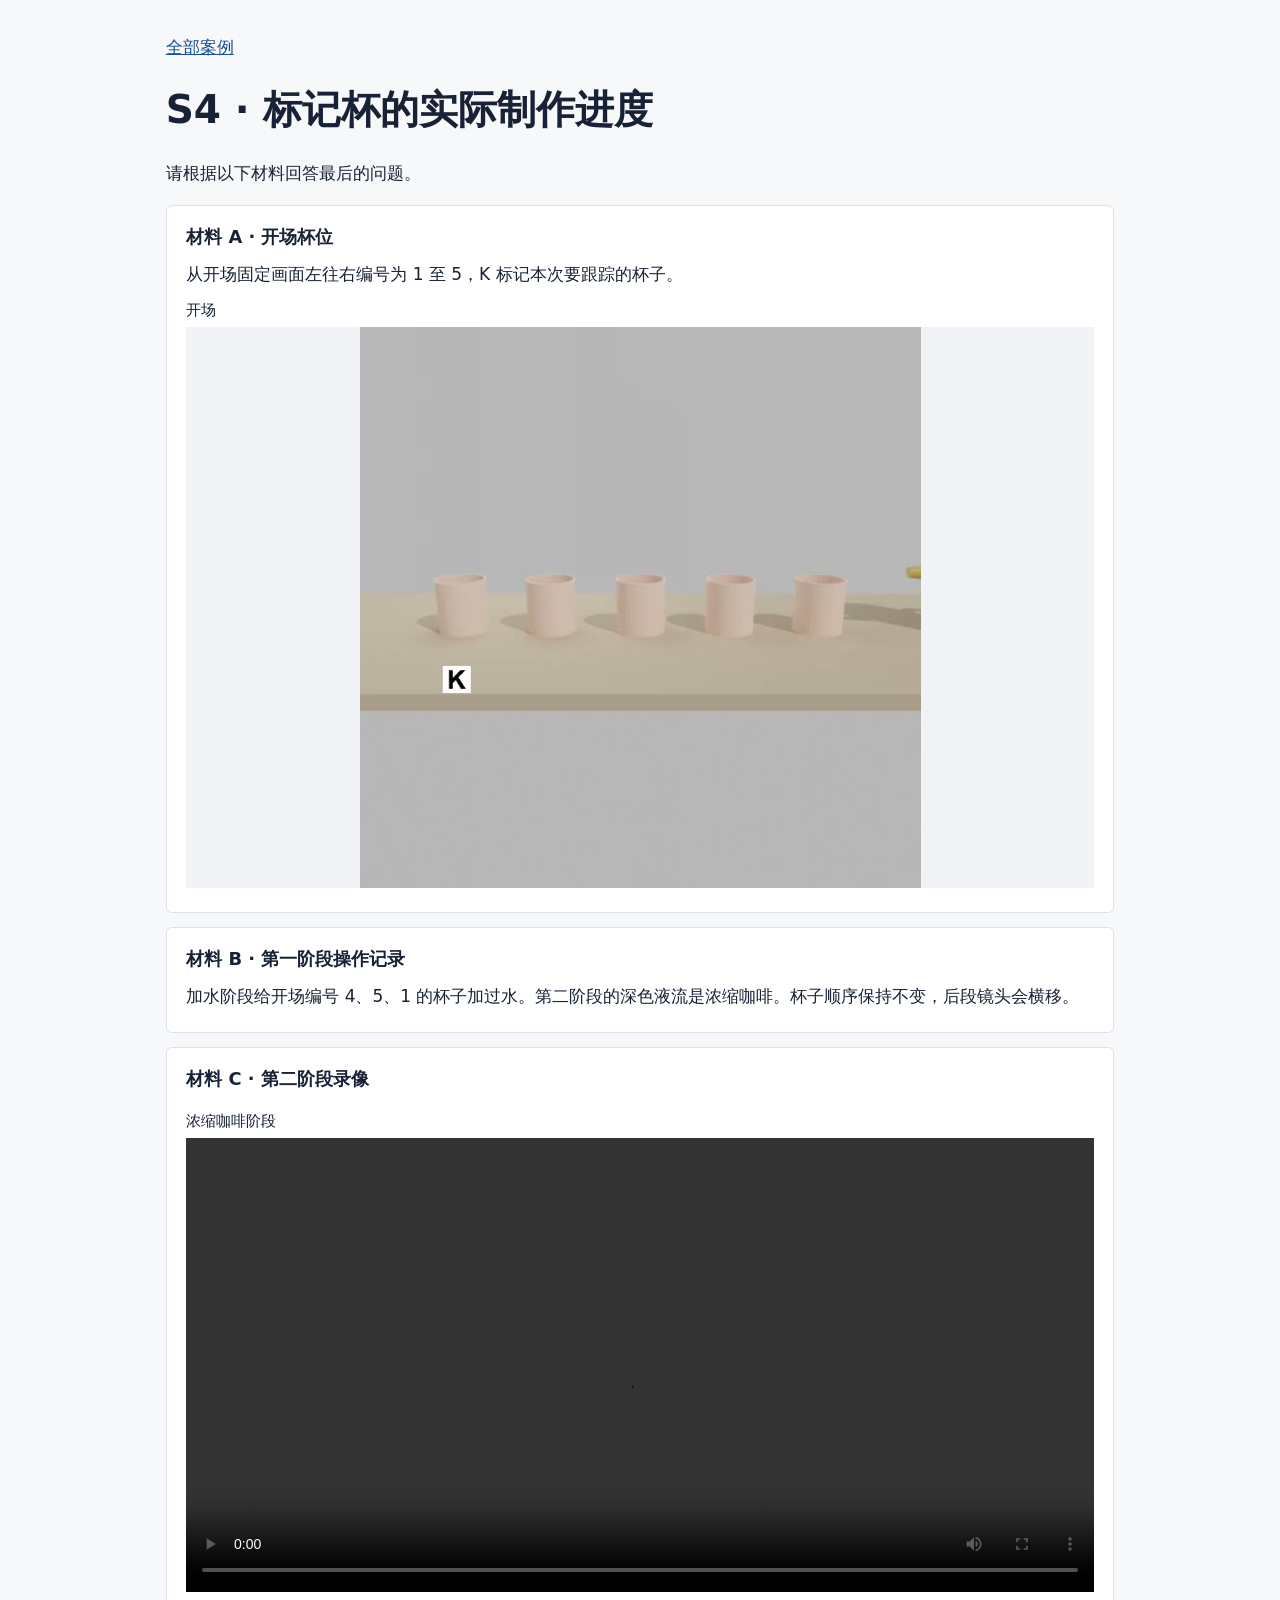
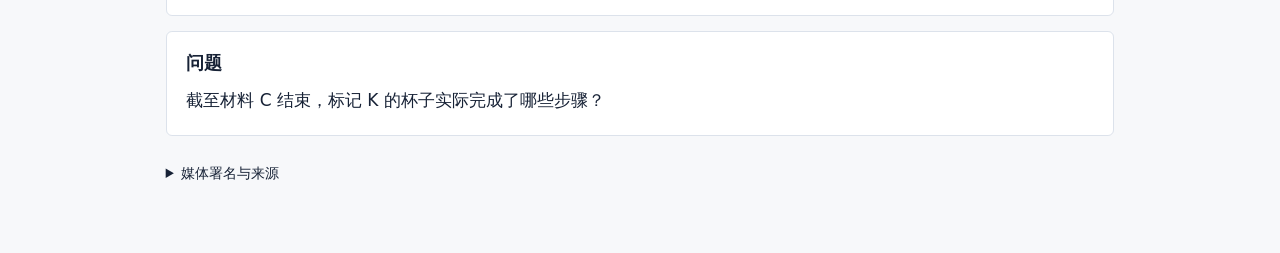
<file: s4.html>
<!doctype html>
<html lang="zh-CN">
<head>
  <meta charset="utf-8">
  <meta name="viewport" content="width=device-width, initial-scale=1">
  <meta name="robots" content="noindex, nofollow">
  <title>S4 · 标记杯的实际制作进度</title>
  <link rel="stylesheet" href="style.css">
</head>
<body><main><nav><a href="index.html">全部案例</a></nav>
<h1>S4 · 标记杯的实际制作进度</h1>
<p>请根据以下材料回答最后的问题。</p>
<section><h2>材料 A · 开场杯位</h2><p>从开场固定画面左往右编号为 1 至 5，K 标记本次要跟踪的杯子。</p><div class="media"><figure><figcaption>开场</figcaption><a href="media/s4-a.jpg"><img src="media/s4-a.jpg" alt="开场" loading="lazy"></a></figure></div></section><section><h2>材料 B · 第一阶段操作记录</h2><p>加水阶段给开场编号 4、5、1 的杯子加过水。第二阶段的深色液流是浓缩咖啡。杯子顺序保持不变，后段镜头会横移。</p></section><section><h2>材料 C · 第二阶段录像</h2><div class="media"><figure><figcaption>浓缩咖啡阶段</figcaption><video src="media/s4-c.mp4" aria-label="浓缩咖啡阶段" controls playsinline preload="metadata"></video></figure></div></section>
<section><h2>问题</h2><p>截至材料 C 结束，标记 K 的杯子实际完成了哪些步骤？</p></section>
<footer><details><summary>媒体署名与来源</summary><ul><li><a href="https://huggingface.co/datasets/nyu-visionx/vstat/blob/main/videos/synthetic/make_coffee/0001_pt1.mp4">VSTAT Authors · make_coffee/0001_pt1 · CC BY 4.0 · 开场帧加标记与后段裁切</a></li></ul></details></footer></main></body>
</html>
</file>
<file: style.css>
:root { font: 17px/1.6 system-ui, sans-serif; color: #172236; background: #f7f8fa; }
* { box-sizing: border-box; }
body { margin: 0; }
main { max-width: 58rem; margin: auto; padding: 2rem 1.1rem 4rem; }
h1 { font-size: clamp(1.55rem, 5vw, 2.3rem); line-height: 1.2; }
h2 { font-size: 1.05rem; margin: 0 0 .55rem; }
a { color: #184f93; }
section { background: white; border: 1px solid #dce2eb; padding: 1rem 1.15rem; margin: .85rem 0; border-radius: .35rem; }
section p, section ul { margin: .25rem 0; }
.media { display: grid; grid-template-columns: repeat(auto-fit, minmax(min(100%, 17rem), 1fr)); gap: .85rem; }
figure { margin: .4rem 0; min-width: 0; }
figcaption { font-size: .88rem; margin-bottom: .25rem; }
img, video { width: 100%; max-height: 33rem; object-fit: contain; background: #f0f2f5; display: block; }
audio { width: 100%; }
footer { font-size: .85rem; margin-top: 1.5rem; }
</file>
